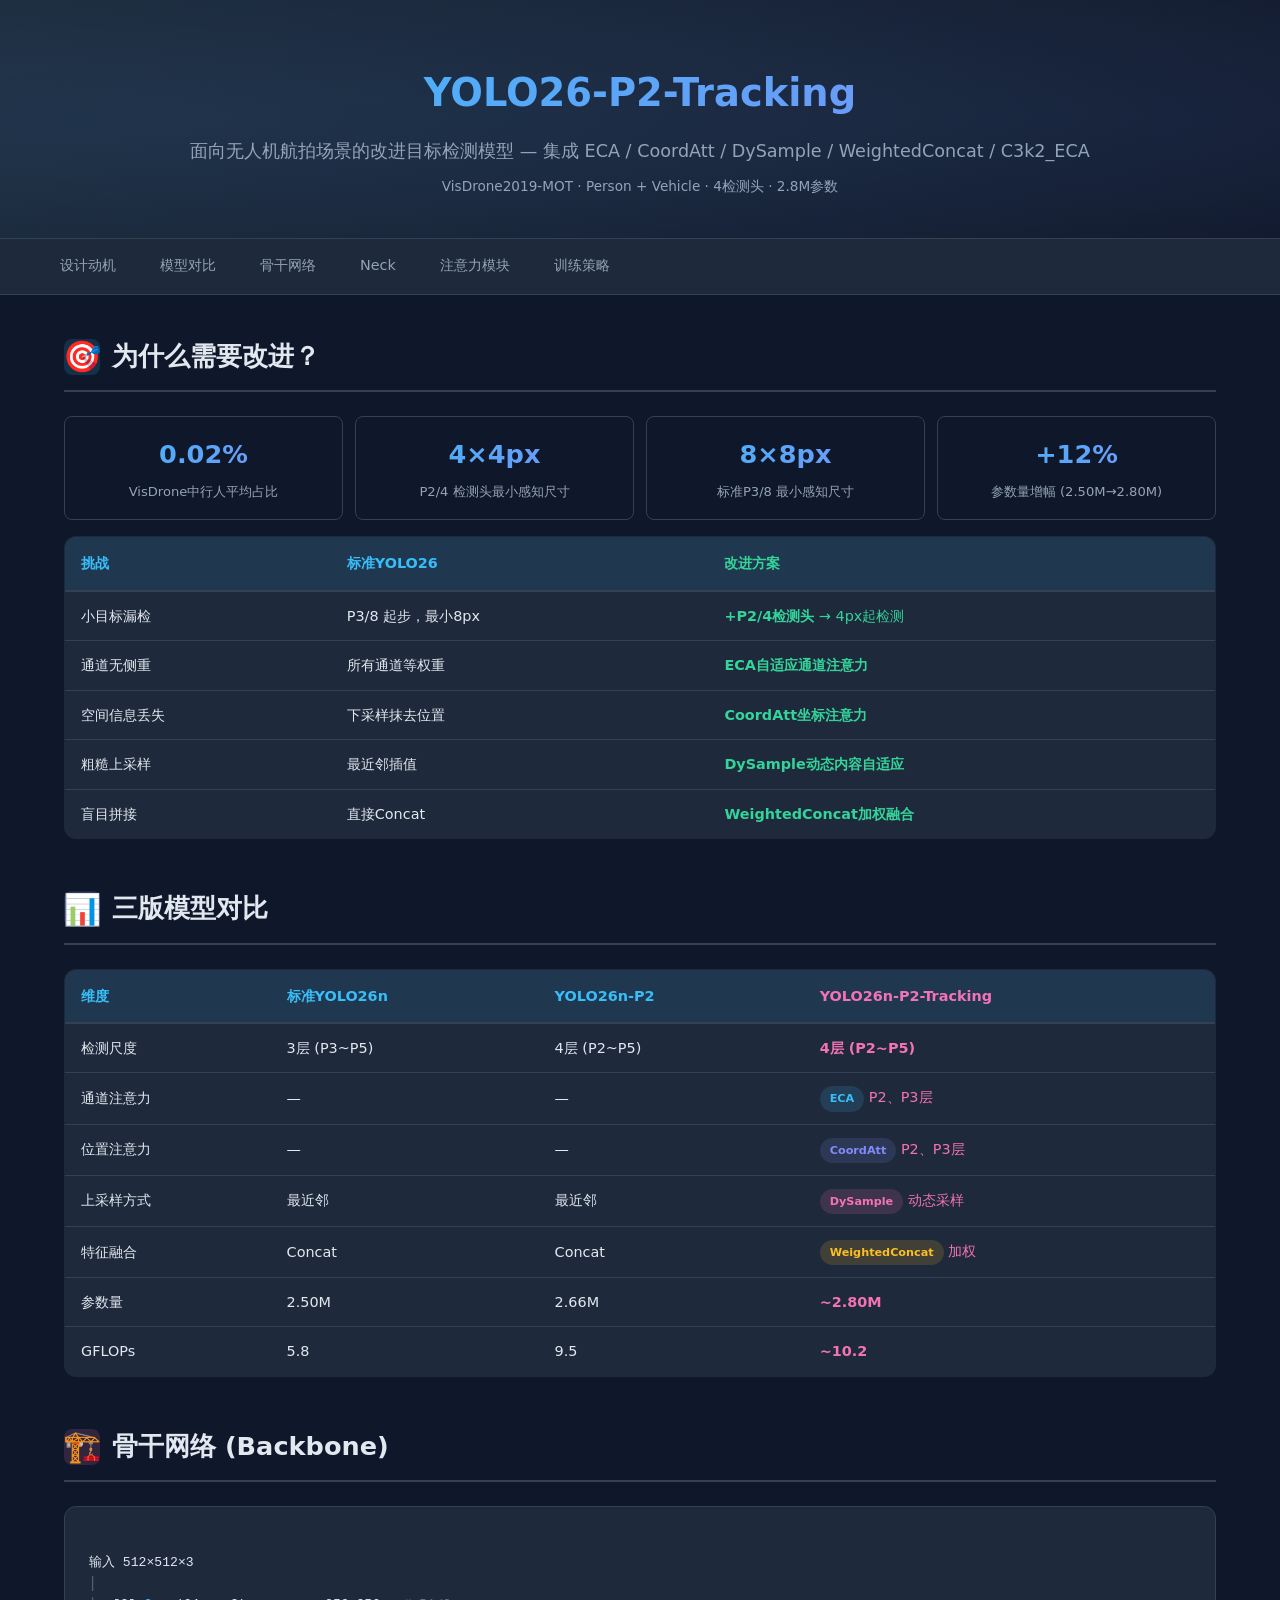
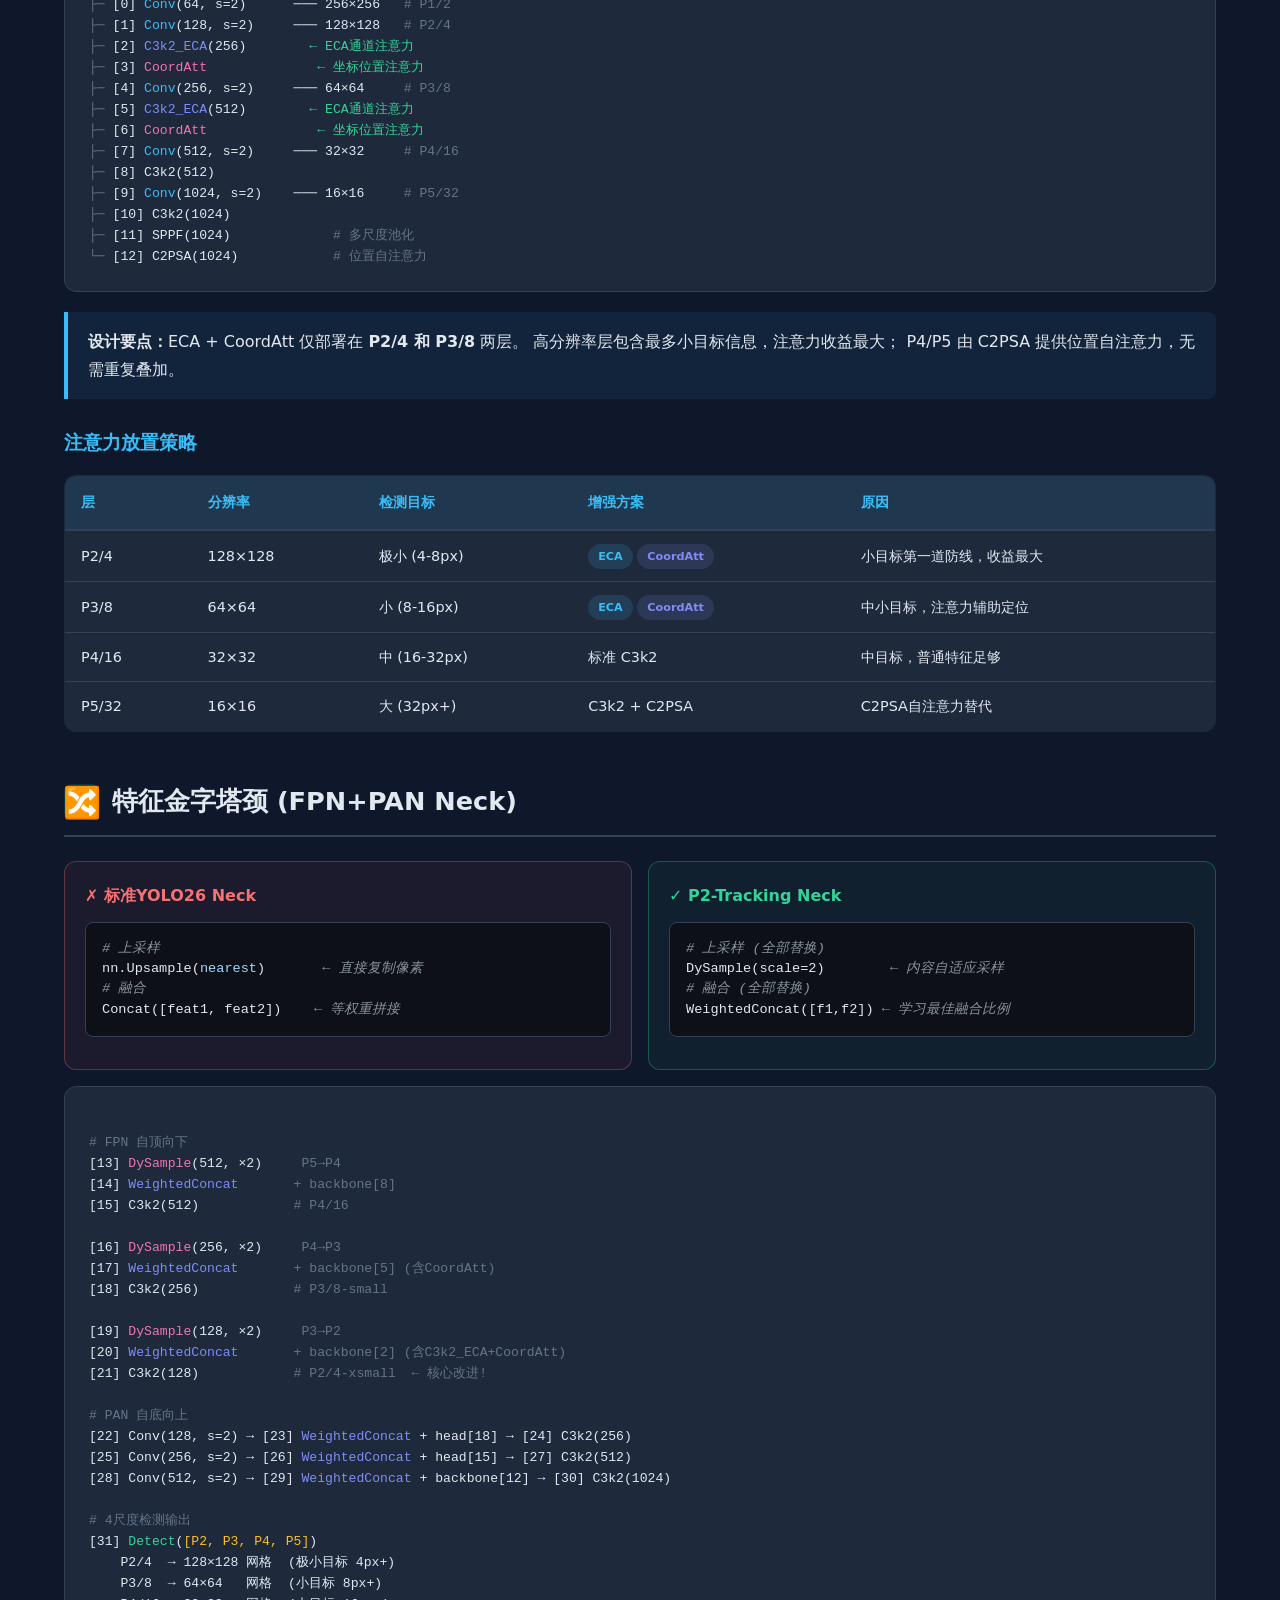
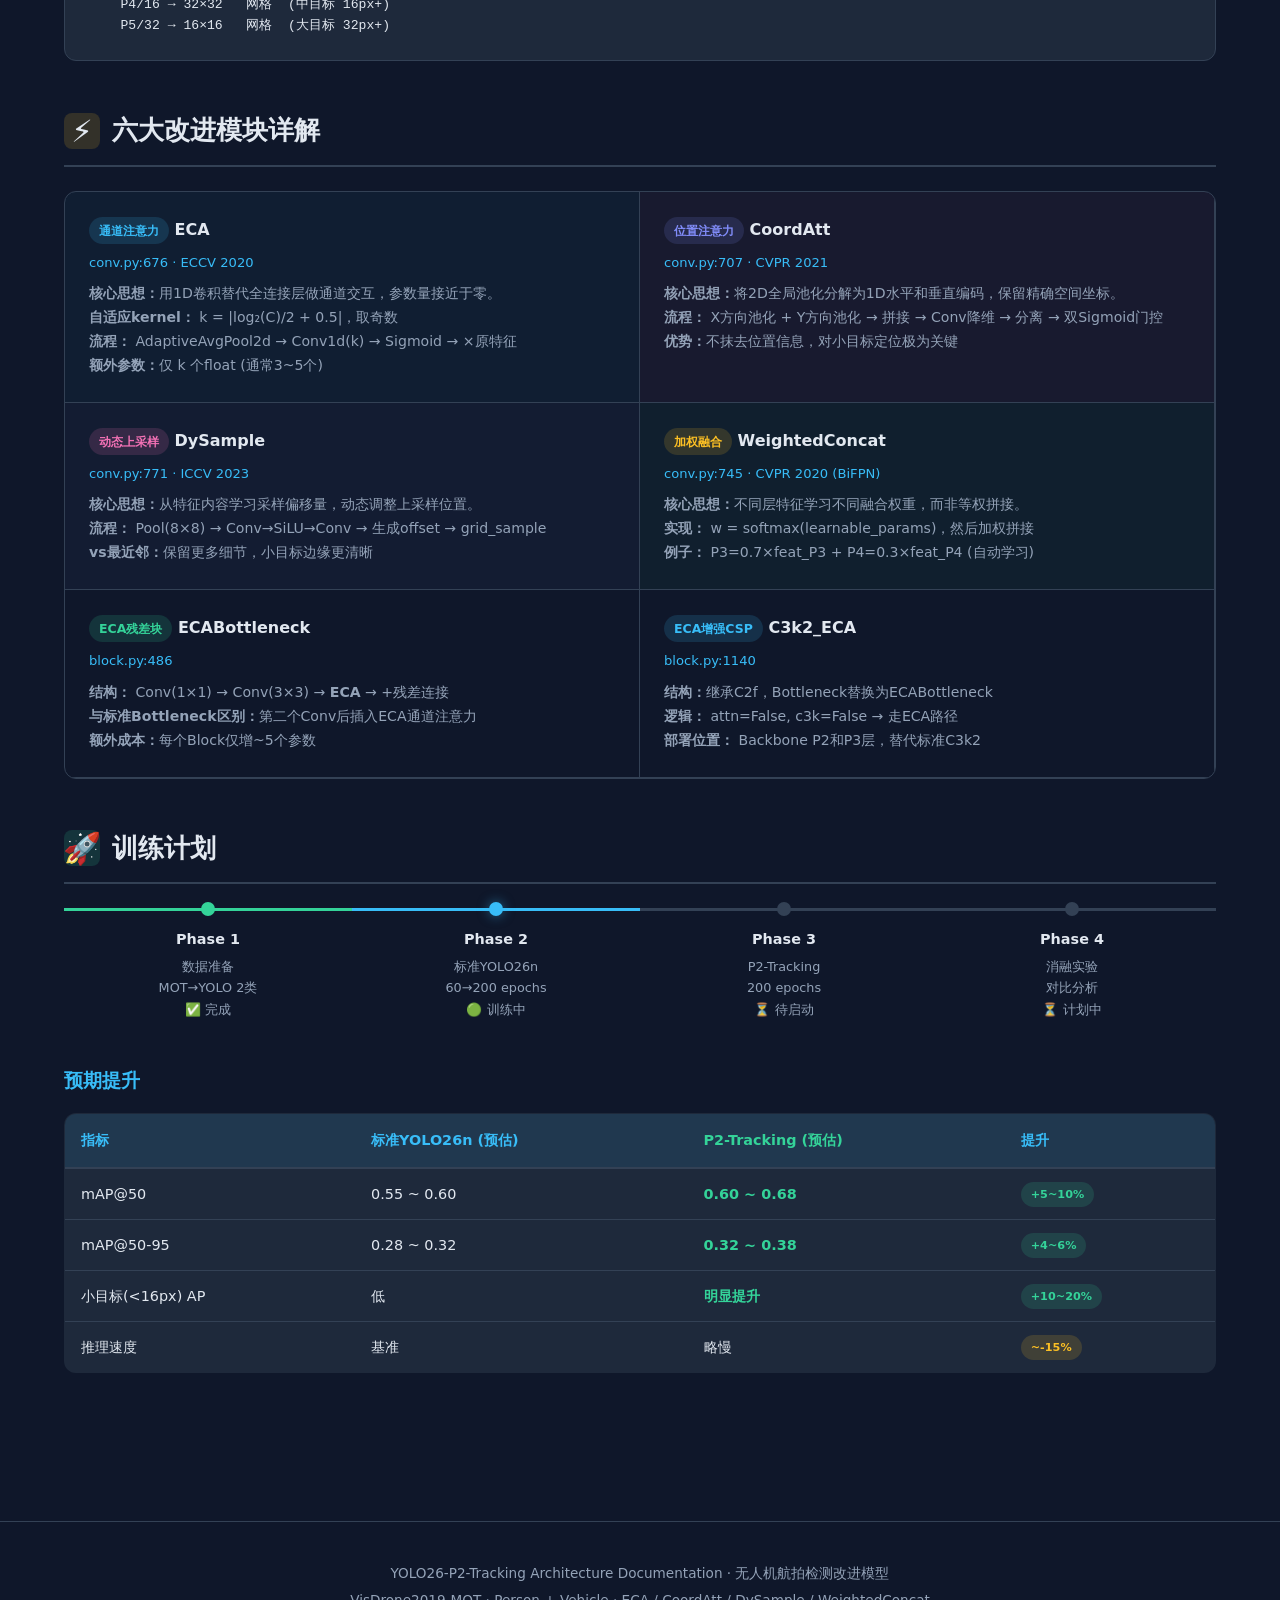
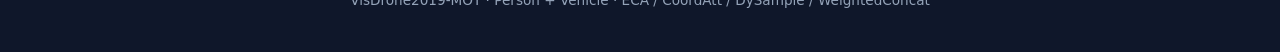
<file: docs/knowledge/yolo26_p2_architecture.html>
<!DOCTYPE html>
<html lang="zh-CN">
<head>
<meta charset="UTF-8">
<meta name="viewport" content="width=device-width, initial-scale=1.0">
<title>YOLO26-P2-Tracking — 无人机航拍改进检测模型</title>
<link rel="stylesheet" href="assets/style.css">
<style>
/* Page-specific styles */
.module-flow {
    display: flex;
    flex-direction: column;
    align-items: center;
    gap: 0;
    margin: 24px 0;
}
.module-node {
    background: var(--bg-card);
    border: 2px solid var(--border);
    border-radius: var(--radius);
    padding: 16px 28px;
    text-align: center;
    min-width: 280px;
    position: relative;
}
.module-node.accent { border-color: var(--accent); }
.module-node.accent2 { border-color: var(--accent2); }
.module-node.accent3 { border-color: var(--accent3); }
.module-node .name { font-weight: 700; font-size: 1.05em; }
.module-node .desc { font-size: 0.85em; color: var(--text-secondary); margin-top: 4px; }
.module-arrow {
    color: var(--text-secondary);
    font-size: 1.4em;
    padding: 2px 0;
}

.param-grid {
    display: grid;
    grid-template-columns: repeat(auto-fit, minmax(240px, 1fr));
    gap: 12px;
    margin: 16px 0;
}
.param-item {
    background: var(--bg);
    border: 1px solid var(--border);
    border-radius: var(--radius-sm);
    padding: 16px;
    text-align: center;
}
.param-item .val {
    font-size: 1.6em;
    font-weight: 800;
    background: var(--gradient-1);
    -webkit-background-clip: text;
    -webkit-text-fill-color: transparent;
    background-clip: text;
}
.param-item .lbl {
    font-size: 0.82em;
    color: var(--text-secondary);
    margin-top: 4px;
}

.improve-indicator {
    display: flex;
    align-items: center;
    gap: 16px;
    justify-content: center;
    margin: 20px 0;
}
.improve-indicator .bar-container {
    flex: 1;
    max-width: 500px;
    height: 28px;
    background: var(--bg);
    border-radius: 14px;
    overflow: hidden;
    border: 1px solid var(--border);
}
.improve-indicator .bar-fill {
    height: 100%;
    border-radius: 14px;
    background: var(--gradient-3);
    display: flex;
    align-items: center;
    justify-content: center;
    font-size: 0.78em;
    font-weight: 700;
    color: #0f172a;
    transition: width 0.8s ease;
}

.timeline {
    display: flex;
    gap: 0;
    align-items: flex-start;
    margin: 24px 0;
    flex-wrap: wrap;
}
.timeline-item {
    flex: 1;
    min-width: 150px;
    text-align: center;
    padding: 16px;
    border-top: 3px solid var(--border);
    position: relative;
}
.timeline-item::before {
    content: '';
    position: absolute;
    top: -9px; left: 50%;
    transform: translateX(-50%);
    width: 14px; height: 14px;
    border-radius: 50%;
    background: var(--border);
}
.timeline-item.done { border-top-color: var(--success); }
.timeline-item.done::before { background: var(--success); }
.timeline-item.active { border-top-color: var(--accent); }
.timeline-item.active::before { background: var(--accent); box-shadow: 0 0 12px rgba(56,189,248,0.5); }
.timeline-item .phase { font-weight: 700; font-size: 0.9em; margin-bottom: 4px; }
.timeline-item .detail { font-size: 0.8em; color: var(--text-secondary); }

.attention-grid {
    display: grid;
    grid-template-columns: 1fr 1fr;
    gap: 0;
    margin: 20px 0;
    border: 1px solid var(--border);
    border-radius: var(--radius);
    overflow: hidden;
}
.attention-cell {
    padding: 24px;
    border: 1px solid var(--border);
    margin: -1px 0 0 -1px;
}
.attention-cell:nth-child(1) { background: rgba(56,189,248,0.04); }
.attention-cell:nth-child(2) { background: rgba(244,114,182,0.04); }
.attention-cell:nth-child(3) { background: rgba(129,140,248,0.04); }
.attention-cell:nth-child(4) { background: rgba(52,211,153,0.04); }
.attention-cell .title { font-weight: 700; margin-bottom: 8px; }
.attention-cell .where { font-size: 0.82em; color: var(--accent); margin-bottom: 8px; }
.attention-cell .detail { font-size: 0.88em; color: var(--text-secondary); }
</style>
</head>
<body>

<!-- ═══════════ HERO ═══════════ -->
<header class="hero">
    <h1>YOLO26-P2-Tracking</h1>
    <p class="subtitle">
        面向无人机航拍场景的改进目标检测模型 &mdash;
        集成 ECA / CoordAtt / DySample / WeightedConcat / C3k2_ECA
    </p>
    <p class="subtitle" style="margin-top:8px; font-size:0.85em;">
        VisDrone2019-MOT &middot; Person + Vehicle &middot; 4检测头 &middot; 2.8M参数
    </p>
</header>

<!-- ═══════════ NAV ═══════════ -->
<nav>
    <div class="nav-inner">
        <a href="#motivation">设计动机</a>
        <a href="#compare">模型对比</a>
        <a href="#backbone">骨干网络</a>
        <a href="#neck">Neck</a>
        <a href="#modules">注意力模块</a>
        <a href="#training">训练策略</a>
    </div>
</nav>

<!-- ═══════════ CONTENT ═══════════ -->
<main class="container">

<!-- ── 设计动机 ── -->
<section id="motivation">
<h2><span class="icon" style="background:rgba(56,189,248,0.15);">🎯</span> 为什么需要改进？</h2>

<div class="param-grid">
    <div class="param-item">
        <div class="val">0.02%</div>
        <div class="lbl">VisDrone中行人平均占比</div>
    </div>
    <div class="param-item">
        <div class="val">4×4px</div>
        <div class="lbl">P2/4 检测头最小感知尺寸</div>
    </div>
    <div class="param-item">
        <div class="val">8×8px</div>
        <div class="lbl">标准P3/8 最小感知尺寸</div>
    </div>
    <div class="param-item">
        <div class="val">+12%</div>
        <div class="lbl">参数量增幅 (2.50M→2.80M)</div>
    </div>
</div>

<table>
<thead><tr><th>挑战</th><th>标准YOLO26</th><th style="color:#34d399;">改进方案</th></tr></thead>
<tbody>
<tr><td>小目标漏检</td><td>P3/8 起步，最小8px</td><td style="color:#34d399;"><strong>+P2/4检测头</strong> → 4px起检测</td></tr>
<tr><td>通道无侧重</td><td>所有通道等权重</td><td style="color:#34d399;"><strong>ECA自适应通道注意力</strong></td></tr>
<tr><td>空间信息丢失</td><td>下采样抹去位置</td><td style="color:#34d399;"><strong>CoordAtt坐标注意力</strong></td></tr>
<tr><td>粗糙上采样</td><td>最近邻插值</td><td style="color:#34d399;"><strong>DySample动态内容自适应</strong></td></tr>
<tr><td>盲目拼接</td><td>直接Concat</td><td style="color:#34d399;"><strong>WeightedConcat加权融合</strong></td></tr>
</tbody>
</table>
</section>

<!-- ── 模型对比 ── -->
<section id="compare">
<h2><span class="icon" style="background:rgba(129,140,248,0.15);">📊</span> 三版模型对比</h2>

<table>
<thead><tr><th>维度</th><th>标准YOLO26n</th><th>YOLO26n-P2</th><th style="color:#f472b6;">YOLO26n-P2-Tracking</th></tr></thead>
<tbody>
<tr>
    <td>检测尺度</td>
    <td>3层 (P3~P5)</td>
    <td>4层 (P2~P5)</td>
    <td style="color:#f472b6;"><strong>4层 (P2~P5)</strong></td>
</tr>
<tr><td>通道注意力</td><td>—</td><td>—</td><td style="color:#f472b6;"><span class="badge badge-blue">ECA</span> P2、P3层</td></tr>
<tr><td>位置注意力</td><td>—</td><td>—</td><td style="color:#f472b6;"><span class="badge badge-purple">CoordAtt</span> P2、P3层</td></tr>
<tr><td>上采样方式</td><td>最近邻</td><td>最近邻</td><td style="color:#f472b6;"><span class="badge badge-pink">DySample</span> 动态采样</td></tr>
<tr><td>特征融合</td><td>Concat</td><td>Concat</td><td style="color:#f472b6;"><span class="badge badge-yellow">WeightedConcat</span> 加权</td></tr>
<tr><td>参数量</td><td>2.50M</td><td>2.66M</td><td style="color:#f472b6;"><strong>~2.80M</strong></td></tr>
<tr><td>GFLOPs</td><td>5.8</td><td>9.5</td><td style="color:#f472b6;"><strong>~10.2</strong></td></tr>
</tbody>
</table>
</section>

<!-- ── 骨干网络 ── -->
<section id="backbone">
<h2><span class="icon" style="background:rgba(244,114,182,0.15);">🏗️</span> 骨干网络 (Backbone)</h2>

<div class="arch-diagram">
输入 512×512×3
<span class="dim">│</span>
<span class="dim">├─</span> [0] <span class="hl">Conv</span>(64, s=2)      ─── 256×256   <span class="dim"># P1/2</span>
<span class="dim">├─</span> [1] <span class="hl">Conv</span>(128, s=2)     ─── 128×128   <span class="dim"># P2/4</span>
<span class="dim">├─</span> [2] <span class="hl2">C3k2_ECA</span>(256)        <span class="grn">← ECA通道注意力</span>
<span class="dim">├─</span> [3] <span class="hl3">CoordAtt</span>              <span class="grn">← 坐标位置注意力</span>
<span class="dim">├─</span> [4] <span class="hl">Conv</span>(256, s=2)     ─── 64×64     <span class="dim"># P3/8</span>
<span class="dim">├─</span> [5] <span class="hl2">C3k2_ECA</span>(512)        <span class="grn">← ECA通道注意力</span>
<span class="dim">├─</span> [6] <span class="hl3">CoordAtt</span>              <span class="grn">← 坐标位置注意力</span>
<span class="dim">├─</span> [7] <span class="hl">Conv</span>(512, s=2)     ─── 32×32     <span class="dim"># P4/16</span>
<span class="dim">├─</span> [8] C3k2(512)
<span class="dim">├─</span> [9] <span class="hl">Conv</span>(1024, s=2)    ─── 16×16     <span class="dim"># P5/32</span>
<span class="dim">├─</span> [10] C3k2(1024)
<span class="dim">├─</span> [11] SPPF(1024)             <span class="dim"># 多尺度池化</span>
<span class="dim">└─</span> [12] C2PSA(1024)            <span class="dim"># 位置自注意力</span>
</div>

<div class="highlight-box" style="margin-top:20px;">
    <strong>设计要点：</strong>ECA + CoordAtt 仅部署在 <strong>P2/4 和 P3/8</strong> 两层。
    高分辨率层包含最多小目标信息，注意力收益最大；
    P4/P5 由 C2PSA 提供位置自注意力，无需重复叠加。
</div>

<h3>注意力放置策略</h3>
<table>
<thead><tr><th>层</th><th>分辨率</th><th>检测目标</th><th>增强方案</th><th>原因</th></tr></thead>
<tbody>
<tr><td>P2/4</td><td>128×128</td><td>极小 (4-8px)</td><td><span class="badge badge-blue">ECA</span> <span class="badge badge-purple">CoordAtt</span></td><td>小目标第一道防线，收益最大</td></tr>
<tr><td>P3/8</td><td>64×64</td><td>小 (8-16px)</td><td><span class="badge badge-blue">ECA</span> <span class="badge badge-purple">CoordAtt</span></td><td>中小目标，注意力辅助定位</td></tr>
<tr><td>P4/16</td><td>32×32</td><td>中 (16-32px)</td><td>标准 C3k2</td><td>中目标，普通特征足够</td></tr>
<tr><td>P5/32</td><td>16×16</td><td>大 (32px+)</td><td>C3k2 + C2PSA</td><td>C2PSA自注意力替代</td></tr>
</tbody>
</table>
</section>

<!-- ── Neck ── -->
<section id="neck">
<h2><span class="icon" style="background:rgba(52,211,153,0.15);">🔀</span> 特征金字塔颈 (FPN+PAN Neck)</h2>

<div class="comp-card">
    <div class="comp-item old">
        <h4 style="color:var(--danger);">✗ 标准YOLO26 Neck</h4>
        <pre><span class="cm"># 上采样</span>
nn.Upsample(<span class="str">nearest</span>)       <span class="cm">← 直接复制像素</span>
<span class="cm"># 融合</span>
Concat([feat1, feat2])    <span class="cm">← 等权重拼接</span></pre>
    </div>
    <div class="comp-item new">
        <h4 style="color:var(--success);">✓ P2-Tracking Neck</h4>
        <pre><span class="cm"># 上采样 (全部替换)</span>
<span class="hl">DySample</span>(scale=2)        <span class="cm">← 内容自适应采样</span>
<span class="cm"># 融合 (全部替换)</span>
<span class="hl2">WeightedConcat</span>([f1,f2]) <span class="cm">← 学习最佳融合比例</span></pre>
    </div>
</div>

<div class="arch-diagram" style="margin-top:16px;">
<span class="dim"># FPN 自顶向下</span>
[13] <span class="hl3">DySample</span>(512, ×2)     <span class="dim">P5→P4</span>
[14] <span class="hl2">WeightedConcat</span>       <span class="dim">+ backbone[8]</span>
[15] C3k2(512)            <span class="dim"># P4/16</span>

[16] <span class="hl3">DySample</span>(256, ×2)     <span class="dim">P4→P3</span>
[17] <span class="hl2">WeightedConcat</span>       <span class="dim">+ backbone[5] (含CoordAtt)</span>
[18] C3k2(256)            <span class="dim"># P3/8-small</span>

[19] <span class="hl3">DySample</span>(128, ×2)     <span class="dim">P3→P2</span>
[20] <span class="hl2">WeightedConcat</span>       <span class="dim">+ backbone[2] (含C3k2_ECA+CoordAtt)</span>
[21] C3k2(128)            <span class="dim"># P2/4-xsmall  ← 核心改进!</span>

<span class="dim"># PAN 自底向上</span>
[22] Conv(128, s=2) → [23] <span class="hl2">WeightedConcat</span> + head[18] → [24] C3k2(256)
[25] Conv(256, s=2) → [26] <span class="hl2">WeightedConcat</span> + head[15] → [27] C3k2(512)
[28] Conv(512, s=2) → [29] <span class="hl2">WeightedConcat</span> + backbone[12] → [30] C3k2(1024)

<span class="dim"># 4尺度检测输出</span>
[31] <span class="grn">Detect</span>(<span class="ylw">[P2, P3, P4, P5]</span>)
    P2/4  → 128×128 网格  (极小目标 4px+)
    P3/8  → 64×64   网格  (小目标 8px+)
    P4/16 → 32×32   网格  (中目标 16px+)
    P5/32 → 16×16   网格  (大目标 32px+)
</div>
</section>

<!-- ── 六大注意力模块详解 ── -->
<section id="modules">
<h2><span class="icon" style="background:rgba(251,191,36,0.15);">⚡</span> 六大改进模块详解</h2>

<div class="attention-grid">

<!-- ECA -->
<div class="attention-cell">
    <div class="title"><span class="badge badge-blue">通道注意力</span> ECA</div>
    <div class="where">conv.py:676 &middot; ECCV 2020</div>
    <div class="detail">
        <strong>核心思想：</strong>用1D卷积替代全连接层做通道交互，参数量接近于零。<br>
        <strong>自适应kernel：</strong> k = |log₂(C)/2 + 0.5|，取奇数<br>
        <strong>流程：</strong> AdaptiveAvgPool2d → Conv1d(k) → Sigmoid → ×原特征<br>
        <strong>额外参数：</strong>仅 k 个float (通常3~5个)
    </div>
</div>

<!-- CoordAtt -->
<div class="attention-cell">
    <div class="title"><span class="badge badge-purple">位置注意力</span> CoordAtt</div>
    <div class="where">conv.py:707 &middot; CVPR 2021</div>
    <div class="detail">
        <strong>核心思想：</strong>将2D全局池化分解为1D水平和垂直编码，保留精确空间坐标。<br>
        <strong>流程：</strong> X方向池化 + Y方向池化 → 拼接 → Conv降维 → 分离 → 双Sigmoid门控<br>
        <strong>优势：</strong>不抹去位置信息，对小目标定位极为关键
    </div>
</div>

<!-- DySample -->
<div class="attention-cell">
    <div class="title"><span class="badge badge-pink">动态上采样</span> DySample</div>
    <div class="where">conv.py:771 &middot; ICCV 2023</div>
    <div class="detail">
        <strong>核心思想：</strong>从特征内容学习采样偏移量，动态调整上采样位置。<br>
        <strong>流程：</strong> Pool(8×8) → Conv→SiLU→Conv → 生成offset → grid_sample<br>
        <strong>vs最近邻：</strong>保留更多细节，小目标边缘更清晰
    </div>
</div>

<!-- WeightedConcat -->
<div class="attention-cell">
    <div class="title"><span class="badge badge-yellow">加权融合</span> WeightedConcat</div>
    <div class="where">conv.py:745 &middot; CVPR 2020 (BiFPN)</div>
    <div class="detail">
        <strong>核心思想：</strong>不同层特征学习不同融合权重，而非等权拼接。<br>
        <strong>实现：</strong> w = softmax(learnable_params)，然后加权拼接<br>
        <strong>例子：</strong> P3=0.7×feat_P3 + P4=0.3×feat_P4 (自动学习)
    </div>
</div>

<!-- ECABottleneck -->
<div class="attention-cell">
    <div class="title"><span class="badge badge-green">ECA残差块</span> ECABottleneck</div>
    <div class="where">block.py:486</div>
    <div class="detail">
        <strong>结构：</strong> Conv(1×1) → Conv(3×3) → <strong>ECA</strong> → +残差连接<br>
        <strong>与标准Bottleneck区别：</strong>第二个Conv后插入ECA通道注意力<br>
        <strong>额外成本：</strong>每个Block仅增~5个参数
    </div>
</div>

<!-- C3k2_ECA -->
<div class="attention-cell">
    <div class="title"><span class="badge badge-blue">ECA增强CSP</span> C3k2_ECA</div>
    <div class="where">block.py:1140</div>
    <div class="detail">
        <strong>结构：</strong>继承C2f，Bottleneck替换为ECABottleneck<br>
        <strong>逻辑：</strong> attn=False, c3k=False → 走ECA路径<br>
        <strong>部署位置：</strong> Backbone P2和P3层，替代标准C3k2
    </div>
</div>

</div>
</section>

<!-- ── 训练策略 ── -->
<section id="training">
<h2><span class="icon" style="background:rgba(52,211,153,0.15);">🚀</span> 训练计划</h2>

<div class="timeline">
    <div class="timeline-item done">
        <div class="phase">Phase 1</div>
        <div class="detail">数据准备<br>MOT→YOLO 2类<br>✅ 完成</div>
    </div>
    <div class="timeline-item active">
        <div class="phase">Phase 2</div>
        <div class="detail">标准YOLO26n<br>60→200 epochs<br>🟢 训练中</div>
    </div>
    <div class="timeline-item">
        <div class="phase">Phase 3</div>
        <div class="detail">P2-Tracking<br>200 epochs<br>⏳ 待启动</div>
    </div>
    <div class="timeline-item">
        <div class="phase">Phase 4</div>
        <div class="detail">消融实验<br>对比分析<br>⏳ 计划中</div>
    </div>
</div>

<h3>预期提升</h3>
<table>
<thead><tr><th>指标</th><th>标准YOLO26n (预估)</th><th style="color:#34d399;">P2-Tracking (预估)</th><th>提升</th></tr></thead>
<tbody>
<tr>
    <td>mAP@50</td>
    <td>0.55 ~ 0.60</td>
    <td style="color:#34d399;"><strong>0.60 ~ 0.68</strong></td>
    <td><span class="badge badge-green">+5~10%</span></td>
</tr>
<tr>
    <td>mAP@50-95</td>
    <td>0.28 ~ 0.32</td>
    <td style="color:#34d399;"><strong>0.32 ~ 0.38</strong></td>
    <td><span class="badge badge-green">+4~6%</span></td>
</tr>
<tr>
    <td>小目标(&lt;16px) AP</td>
    <td>低</td>
    <td style="color:#34d399;"><strong>明显提升</strong></td>
    <td><span class="badge badge-green">+10~20%</span></td>
</tr>
<tr>
    <td>推理速度</td>
    <td>基准</td>
    <td>略慢</td>
    <td><span class="badge badge-yellow">~-15%</span></td>
</tr>
</tbody>
</table>
</section>

</main>

<footer>
    <p>YOLO26-P2-Tracking Architecture Documentation &middot; 无人机航拍检测改进模型</p>
    <p style="margin-top:4px;">VisDrone2019-MOT &middot; Person + Vehicle &middot; ECA / CoordAtt / DySample / WeightedConcat</p>
</footer>

</body>
</html>
</file>
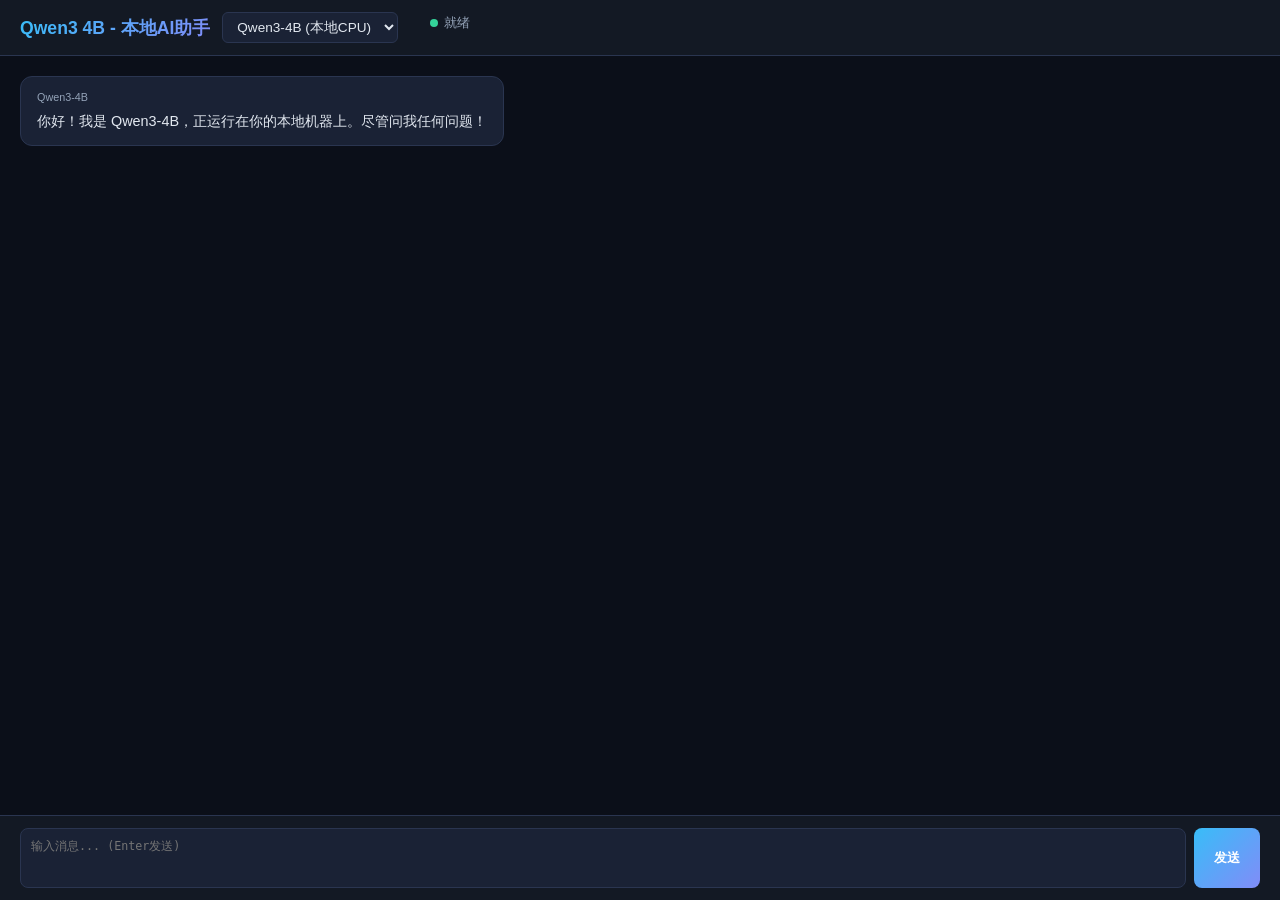
<file: webapp/templates/chat.html>
<!DOCTYPE html>
<html lang="zh-CN">
<head>
<meta charset="UTF-8"><meta name="viewport" content="width=device-width, initial-scale=1.0">
<title>AI Chat - Qwen3 4B</title>
<style>
*{margin:0;padding:0;box-sizing:border-box}
body{font-family:'Segoe UI','Microsoft YaHei',sans-serif;background:#0b0f19;color:#e2e8f0;height:100vh;display:flex;flex-direction:column}
.top{background:#131924;border-bottom:1px solid #2a3550;padding:12px 20px;display:flex;align-items:center;gap:12px}
.top h1{font-size:1.1em;background:linear-gradient(135deg,#38bdf8,#818cf8);-webkit-background-clip:text;-webkit-text-fill-color:transparent}
.top select,.top input{background:#1a2235;border:1px solid #2a3550;color:#e2e8f0;padding:6px 10px;border-radius:6px;font-size:0.85em}
.msg-area{flex:1;overflow-y:auto;padding:20px;display:flex;flex-direction:column;gap:12px}
.msg{max-width:80%;padding:12px 16px;border-radius:12px;font-size:0.9em;line-height:1.6}
.msg.user{align-self:flex-end;background:linear-gradient(135deg,#38bdf8,#818cf8)}
.msg.ai{align-self:flex-start;background:#1a2235;border:1px solid #2a3550}
.msg .role{font-size:0.75em;color:#94a3b8;margin-bottom:4px}
.input-area{background:#131924;border-top:1px solid #2a3550;padding:12px 20px;display:flex;gap:8px}
.input-area textarea{flex:1;background:#1a2235;border:1px solid #2a3550;color:#e2e8f0;padding:10px;border-radius:8px;font-size:0.9em;resize:none;height:60px}
.input-area button{padding:10px 20px;border:none;border-radius:8px;font-weight:700;cursor:pointer;background:linear-gradient(135deg,#38bdf8,#818cf8);color:#fff}
.input-area button:disabled{opacity:0.4;cursor:not-allowed}
.status{font-size:0.8em;color:#94a3b8;padding:0 20px 8px}
.status .dot{display:inline-block;width:8px;height:8px;border-radius:50%;margin-right:6px}
.status .dot.on{background:#34d399}
.status .dot.off{background:#f87171}
</style>
</head>
<body>

<div class="top">
<h1>Qwen3 4B - 本地AI助手</h1>
<select id="provider" onchange="toggleKey()">
    <option value="local">Qwen3-4B (本地CPU)</option>
    <option value="deepseek">DeepSeek API</option>
</select>
<input type="password" id="apiKey" placeholder="DeepSeek API Key" style="display:none;width:200px">
<span class="status"><span class="dot on" id="dot"></span><span id="statusText">就绪</span></span>
</div>

<div class="msg-area" id="messages">
    <div class="msg ai">
        <div class="role">Qwen3-4B</div>
        你好！我是 Qwen3-4B，正运行在你的本地机器上。尽管问我任何问题！
    </div>
</div>

<div class="input-area">
    <textarea id="input" placeholder="输入消息... (Enter发送)" onkeydown="if(event.key==='Enter'&&!event.shiftKey){event.preventDefault();send()}"></textarea>
    <button id="sendBtn" onclick="send()">发送</button>
</div>

<script>
var chatHistory = [];

function toggleKey() {
    var p = document.getElementById('provider').value;
    document.getElementById('apiKey').style.display = p === 'deepseek' ? 'block' : 'none';
}

async function send() {
    var input = document.getElementById('input');
    var msg = input.value.trim();
    if (!msg) return;

    var provider = document.getElementById('provider').value;
    if (provider === 'deepseek' && !document.getElementById('apiKey').value.trim()) {
        alert('请输入 DeepSeek API Key');
        return;
    }

    input.value = '';
    addMsg('user', '你', msg);
    var btn = document.getElementById('sendBtn');
    btn.disabled = true;
    btn.textContent = '思考中...';
    document.getElementById('statusText').textContent = '思考中...';

    var url = provider === 'local' ? '/api/chat' : '/api/analyze';

    try {
        var r;
        if (provider === 'local') {
            var msgs = chatHistory.concat([{role:'user',content:msg}]);
            r = await fetch(url, {
                method: 'POST',
                headers: {'Content-Type': 'application/json'},
                body: JSON.stringify({
                    model: 'qwen3-4b-local',
                    messages: msgs,
                    max_tokens: 1024,
                    temperature: 0.7,
                })
            });
        } else {
            r = await fetch(url, {
                method: 'POST',
                headers: {'Content-Type': 'application/json'},
                body: JSON.stringify({
                    provider: 'deepseek',
                    api_key: document.getElementById('apiKey').value.trim(),
                    model: 'deepseek-v4-flash',
                    results: [],
                    prompt: msg,
                })
            });
        }

        var d = await r.json();
        var reply = '';
        if (d.choices) reply = d.choices[0].message.content;
        else if (d.content) reply = d.content;
        else reply = JSON.stringify(d);

        chatHistory.push({role:'user',content:msg});
        chatHistory.push({role:'assistant',content:reply});
        if (chatHistory.length > 20) chatHistory = chatHistory.slice(-20);

        addMsg('ai', provider === 'local' ? 'Qwen3-4B' : 'DeepSeek', reply);
        document.getElementById('statusText').textContent = '就绪';
    } catch(e) {
        addMsg('ai', '错误', '请求失败: ' + e.message);
        document.getElementById('statusText').textContent = '错误';
    }
    btn.disabled = false;
    btn.textContent = '发送';
}

function addMsg(type, role, text) {
    var div = document.createElement('div');
    div.className = 'msg ' + type;
    div.innerHTML = '<div class="role">' + role + '</div>' + text.replace(/\*\*(.+?)\*\*/g,'<b>$1</b>').replace(/\n/g,'<br>');
    document.getElementById('messages').appendChild(div);
    div.scrollIntoView({behavior:'smooth'});
}
</script>
</body></html>
</file>
<file: docs/knowledge/assets/style.css>
/* YOLO26 Knowledge Base Stylesheet — 无人机检测项目文档系统 */

:root {
    --bg: #0f172a;
    --bg-card: #1e293b;
    --bg-card-hover: #273548;
    --border: #334155;
    --text: #e2e8f0;
    --text-secondary: #94a3b8;
    --accent: #38bdf8;
    --accent2: #818cf8;
    --accent3: #f472b6;
    --success: #34d399;
    --warning: #fbbf24;
    --danger: #f87171;
    --gradient-1: linear-gradient(135deg, #38bdf8, #818cf8);
    --gradient-2: linear-gradient(135deg, #f472b6, #fb923c);
    --gradient-3: linear-gradient(135deg, #34d399, #38bdf8);
    --gradient-dark: linear-gradient(135deg, #1e293b, #0f172a);
    --radius: 12px;
    --radius-sm: 8px;
    --shadow: 0 4px 24px rgba(0,0,0,0.3);
}

* { margin: 0; padding: 0; box-sizing: border-box; }

body {
    font-family: 'Segoe UI', 'PingFang SC', 'Microsoft YaHei', system-ui, -apple-system, sans-serif;
    background: var(--bg);
    color: var(--text);
    line-height: 1.7;
    min-height: 100vh;
}

/* ─── Hero Header ─── */
.hero {
    background: var(--gradient-dark);
    border-bottom: 1px solid var(--border);
    padding: 60px 24px 40px;
    text-align: center;
    position: relative;
    overflow: hidden;
}
.hero::before {
    content: '';
    position: absolute;
    top: -50%; left: -50%;
    width: 200%; height: 200%;
    background: radial-gradient(ellipse at 30% 50%, rgba(56,189,248,0.08) 0%, transparent 60%),
                radial-gradient(ellipse at 70% 50%, rgba(129,140,248,0.06) 0%, transparent 60%);
}
.hero h1 {
    font-size: 2.4em;
    font-weight: 800;
    background: var(--gradient-1);
    -webkit-background-clip: text;
    -webkit-text-fill-color: transparent;
    background-clip: text;
    position: relative;
    margin-bottom: 12px;
}
.hero .subtitle {
    font-size: 1.1em;
    color: var(--text-secondary);
    position: relative;
}

/* ─── Navigation ─── */
nav {
    background: var(--bg-card);
    border-bottom: 1px solid var(--border);
    padding: 0 24px;
    position: sticky;
    top: 0;
    z-index: 100;
    backdrop-filter: blur(12px);
}
nav .nav-inner {
    max-width: 1200px;
    margin: 0 auto;
    display: flex;
    gap: 4px;
    overflow-x: auto;
}
nav a {
    color: var(--text-secondary);
    text-decoration: none;
    padding: 14px 20px;
    font-size: 0.9em;
    font-weight: 500;
    border-bottom: 2px solid transparent;
    white-space: nowrap;
    transition: all 0.2s;
}
nav a:hover { color: var(--text); border-bottom-color: var(--accent); }

/* ─── Main Container ─── */
.container {
    max-width: 1200px;
    margin: 0 auto;
    padding: 40px 24px;
}

/* ─── Section Cards ─── */
section {
    margin-bottom: 48px;
}
section h2 {
    font-size: 1.6em;
    font-weight: 700;
    margin-bottom: 24px;
    padding-bottom: 12px;
    border-bottom: 2px solid var(--border);
    display: flex;
    align-items: center;
    gap: 12px;
}
section h2 .icon {
    width: 36px; height: 36px;
    border-radius: var(--radius-sm);
    display: flex; align-items: center; justify-content: center;
    font-size: 1.2em;
}
section h3 {
    font-size: 1.2em;
    font-weight: 600;
    margin: 28px 0 12px;
    color: var(--accent);
}

/* ─── Cards ─── */
.card {
    background: var(--bg-card);
    border: 1px solid var(--border);
    border-radius: var(--radius);
    padding: 24px;
    margin-bottom: 16px;
    transition: transform 0.15s, box-shadow 0.15s;
}
.card:hover {
    transform: translateY(-2px);
    box-shadow: var(--shadow);
}
.card-grid {
    display: grid;
    grid-template-columns: repeat(auto-fit, minmax(300px, 1fr));
    gap: 16px;
}

/* ─── Tables ─── */
table {
    width: 100%;
    border-collapse: collapse;
    margin: 16px 0;
    background: var(--bg-card);
    border-radius: var(--radius);
    overflow: hidden;
    border: 1px solid var(--border);
}
thead { background: rgba(56,189,248,0.1); }
th {
    padding: 14px 16px;
    text-align: left;
    font-weight: 600;
    font-size: 0.9em;
    color: var(--accent);
    border-bottom: 2px solid var(--border);
}
td {
    padding: 12px 16px;
    border-bottom: 1px solid var(--border);
    font-size: 0.9em;
}
tr:last-child td { border-bottom: none; }
tr:hover td { background: rgba(56,189,248,0.03); }

/* ─── Badges ─── */
.badge {
    display: inline-block;
    padding: 3px 10px;
    border-radius: 20px;
    font-size: 0.78em;
    font-weight: 600;
}
.badge-blue { background: rgba(56,189,248,0.15); color: #38bdf8; }
.badge-green { background: rgba(52,211,153,0.15); color: #34d399; }
.badge-purple { background: rgba(129,140,248,0.15); color: #818cf8; }
.badge-pink { background: rgba(244,114,182,0.15); color: #f472b6; }
.badge-yellow { background: rgba(251,191,36,0.15); color: #fbbf24; }
.badge-red { background: rgba(248,113,113,0.15); color: #f87171; }

/* ─── Architecture Diagram ─── */
.arch-diagram {
    background: var(--bg-card);
    border: 1px solid var(--border);
    border-radius: var(--radius);
    padding: 24px;
    overflow-x: auto;
    font-family: 'Cascadia Code', 'Fira Code', 'Consolas', monospace;
    font-size: 0.82em;
    line-height: 1.6;
    white-space: pre;
    color: var(--text);
}
.arch-diagram .hl { color: #38bdf8; }
.arch-diagram .hl2 { color: #818cf8; }
.arch-diagram .hl3 { color: #f472b6; }
.arch-diagram .dim { color: #64748b; }
.arch-diagram .grn { color: #34d399; }
.arch-diagram .ylw { color: #fbbf24; }

/* ─── Module Flow Diagram ─── */
.flow-box {
    border: 2px solid var(--border);
    border-radius: var(--radius-sm);
    padding: 16px;
    margin: 8px 0;
    background: var(--bg);
    position: relative;
}
.flow-box.accent { border-color: var(--accent); background: rgba(56,189,248,0.05); }
.flow-box.accent2 { border-color: var(--accent2); background: rgba(129,140,248,0.05); }
.flow-box.accent3 { border-color: var(--accent3); background: rgba(244,114,182,0.05); }
.flow-arrow {
    text-align: center;
    font-size: 1.2em;
    color: var(--text-secondary);
    padding: 4px 0;
}

/* ─── Comparison Cards ─── */
.comp-card {
    display: grid;
    grid-template-columns: 1fr 1fr;
    gap: 16px;
    margin: 16px 0;
}
.comp-item {
    padding: 20px;
    border-radius: var(--radius);
    border: 1px solid var(--border);
}
.comp-item.old { background: rgba(248,113,113,0.05); border-color: rgba(248,113,113,0.3); }
.comp-item.new { background: rgba(52,211,153,0.05); border-color: rgba(52,211,153,0.3); }
.comp-item h4 { margin-bottom: 8px; font-size: 1em; }

/* ─── Code Blocks ─── */
pre {
    background: #0d1117;
    border: 1px solid var(--border);
    border-radius: var(--radius-sm);
    padding: 16px;
    overflow-x: auto;
    font-family: 'Cascadia Code', 'Fira Code', 'Consolas', monospace;
    font-size: 0.85em;
    line-height: 1.5;
    margin: 12px 0;
}
code { font-family: 'Cascadia Code', 'Fira Code', 'Consolas', monospace; }
pre .kw { color: #ff7b72; }
pre .fn { color: #d2a8ff; }
pre .str { color: #a5d6ff; }
pre .cm { color: #8b949e; font-style: italic; }

/* ─── Highlight Box ─── */
.highlight-box {
    border-left: 4px solid var(--accent);
    background: rgba(56,189,248,0.08);
    padding: 16px 20px;
    border-radius: 0 var(--radius-sm) var(--radius-sm) 0;
    margin: 16px 0;
}
.highlight-box.warn { border-left-color: var(--warning); background: rgba(251,191,36,0.08); }
.highlight-box.success { border-left-color: var(--success); background: rgba(52,211,153,0.08); }

/* ─── Footer ─── */
footer {
    text-align: center;
    padding: 40px 24px;
    color: var(--text-secondary);
    font-size: 0.85em;
    border-top: 1px solid var(--border);
    margin-top: 60px;
}

/* ─── Responsive ─── */
@media (max-width: 768px) {
    .hero h1 { font-size: 1.6em; }
    .comp-card { grid-template-columns: 1fr; }
    .card-grid { grid-template-columns: 1fr; }
    .container { padding: 24px 16px; }
}
</file>
